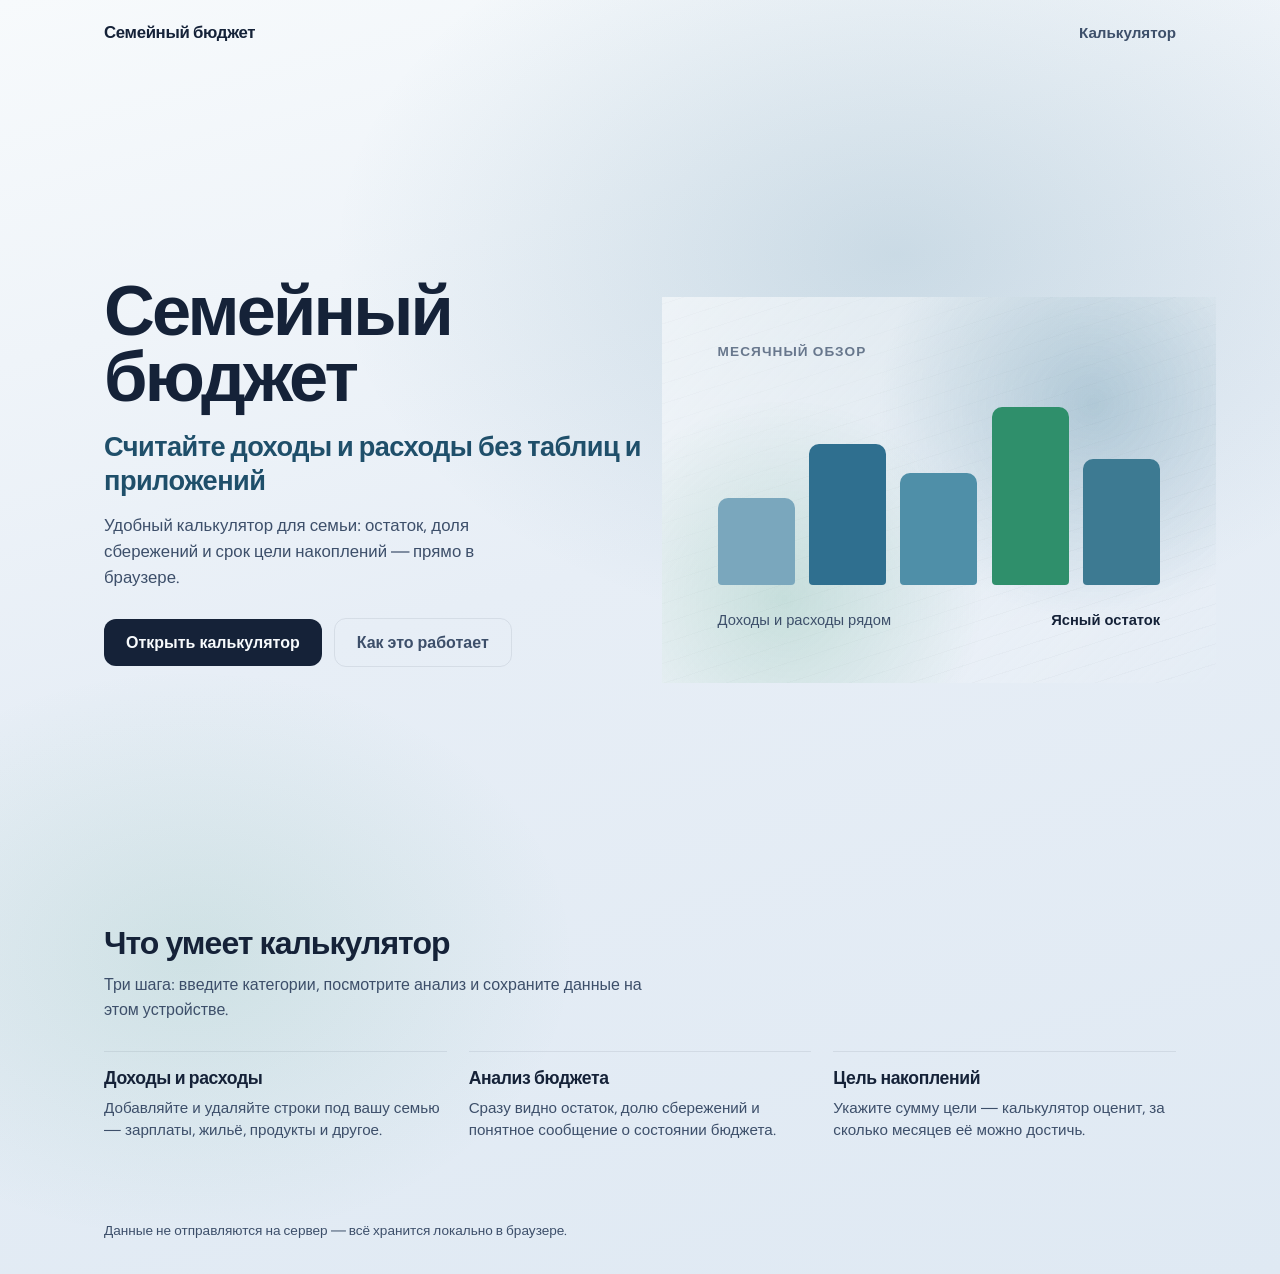
<file: index.html>
<!DOCTYPE html>
<html lang="ru">
<head>
    <meta charset="UTF-8">
    <meta name="viewport" content="width=device-width, initial-scale=1.0">
    <meta name="description" content="Семейный бюджет — простой калькулятор доходов, расходов и целей накоплений. Данные хранятся только в вашем браузере.">
    <title>Семейный бюджет</title>
    <link rel="preconnect" href="https://fonts.googleapis.com">
    <link rel="preconnect" href="https://fonts.gstatic.com" crossorigin>
    <link href="https://fonts.googleapis.com/css2?family=Figtree:wght@400;600;700&family=Syne:wght@600;700;800&display=swap" rel="stylesheet">
    <link rel="stylesheet" href="css/landing.css">
</head>
<body>
    <header class="site-header">
        <a class="logo" href="index.html">Семейный бюджет</a>
        <a class="nav-link" href="calculator.html">Калькулятор</a>
    </header>

    <main>
        <section class="hero" aria-label="Приветствие">
            <div class="hero-copy">
                <p class="brand">Семейный бюджет</p>
                <h1 class="headline">Считайте доходы и расходы без таблиц и приложений</h1>
                <p class="lead">
                    Удобный калькулятор для семьи: остаток, доля сбережений
                    и срок цели накоплений — прямо в браузере.
                </p>
                <div class="cta-group">
                    <a class="button button-primary" href="calculator.html">Открыть калькулятор</a>
                    <a class="button button-ghost" href="#how">Как это работает</a>
                </div>
            </div>

            <div class="hero-visual" aria-hidden="true">
                <div class="hero-plane">
                    <div class="balance-scene">
                        <div class="scene-label">Месячный обзор</div>
                        <div class="bars">
                            <div class="bar"></div>
                            <div class="bar"></div>
                            <div class="bar"></div>
                            <div class="bar"></div>
                            <div class="bar"></div>
                        </div>
                        <div class="scene-footer">
                            <span>Доходы и расходы рядом</span>
                            <strong>Ясный остаток</strong>
                        </div>
                    </div>
                </div>
            </div>
        </section>

        <section class="features" id="how">
            <h2>Что умеет калькулятор</h2>
            <p>
                Три шага: введите категории, посмотрите анализ и сохраните данные
                на этом устройстве.
            </p>
            <ul class="feature-list">
                <li>
                    <h3>Доходы и расходы</h3>
                    <p>Добавляйте и удаляйте строки под вашу семью — зарплаты, жильё, продукты и другое.</p>
                </li>
                <li>
                    <h3>Анализ бюджета</h3>
                    <p>Сразу видно остаток, долю сбережений и понятное сообщение о состоянии бюджета.</p>
                </li>
                <li>
                    <h3>Цель накоплений</h3>
                    <p>Укажите сумму цели — калькулятор оценит, за сколько месяцев её можно достичь.</p>
                </li>
            </ul>
        </section>
    </main>

    <footer class="site-footer">
        Данные не отправляются на сервер — всё хранится локально в браузере.
    </footer>
</body>
</html>
</file>
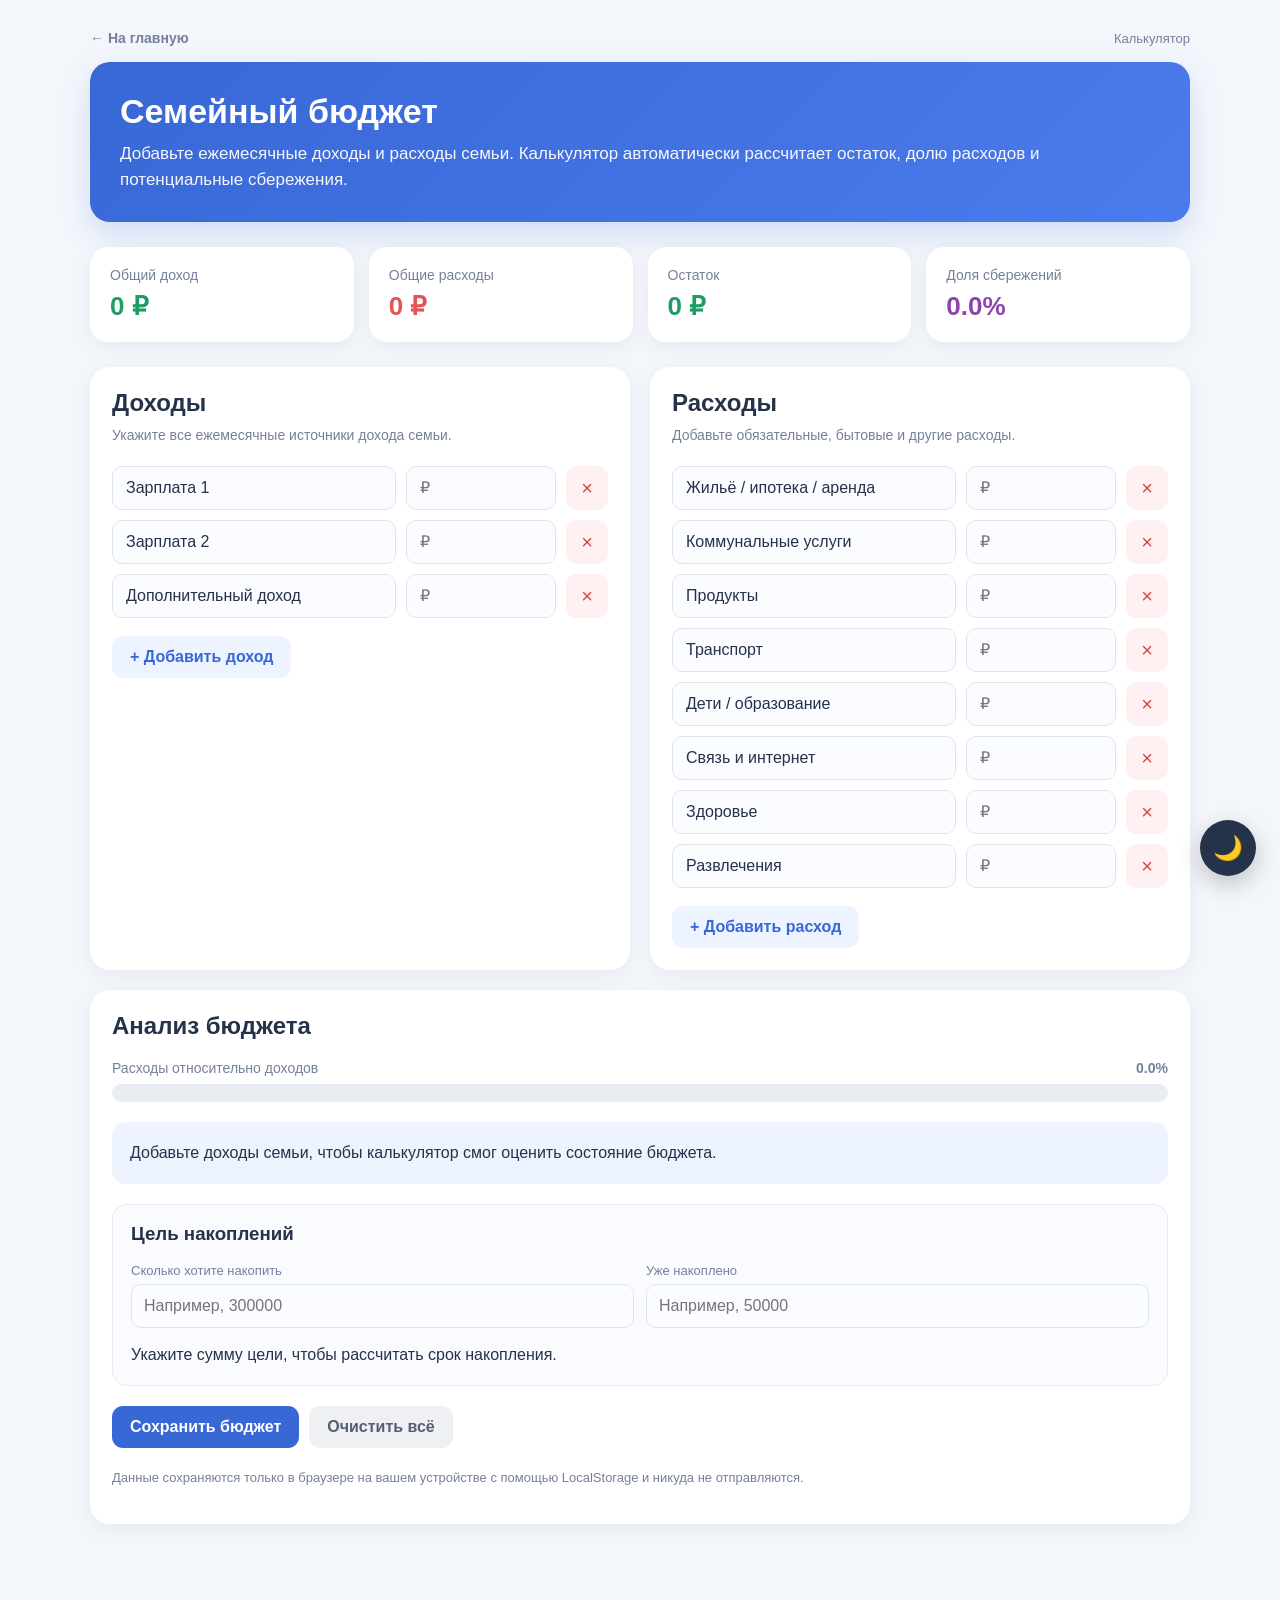
<file: calculator.html>
<!DOCTYPE html>
<html lang="ru">
<head>
    <meta charset="UTF-8">
    <meta name="viewport" content="width=device-width, initial-scale=1.0">
    <meta name="description" content="Калькулятор семейного бюджета: доходы, расходы, анализ и цели накоплений.">
    <title>Калькулятор — Семейный бюджет</title>

    <!-- Тема до отрисовки страницы, без «мигания» светлой версии -->
    <script>
        (function () {
            try {
                if (localStorage.getItem("familyBudgetTheme") === "dark") {
                    document.documentElement.classList.add("dark-theme");
                }
            } catch (error) {
                /* LocalStorage может быть недоступен — оставляем светлую тему. */
            }
        })();
    </script>

    <link rel="stylesheet" href="css/calculator.css">
</head>
<body>

<div class="container">

    <nav class="app-nav" aria-label="Навигация">
        <a class="app-nav-link" href="index.html">← На главную</a>
        <span class="app-nav-title">Калькулятор</span>
    </nav>

    <header class="header">
        <h1>Семейный бюджет</h1>
        <p>
            Добавьте ежемесячные доходы и расходы семьи.
            Калькулятор автоматически рассчитает остаток,
            долю расходов и потенциальные сбережения.
        </p>
    </header>

    <section class="summary-grid">
        <div class="summary-card">
            <span class="label">Общий доход</span>
            <span class="value income-color" id="totalIncome">0 ₽</span>
        </div>
        <div class="summary-card">
            <span class="label">Общие расходы</span>
            <span class="value expense-color" id="totalExpenses">0 ₽</span>
        </div>
        <div class="summary-card">
            <span class="label">Остаток</span>
            <span class="value balance-color" id="balance">0 ₽</span>
        </div>
        <div class="summary-card">
            <span class="label">Доля сбережений</span>
            <span class="value saving-color" id="savingPercent">0%</span>
        </div>
    </section>

    <section class="budget-grid">
        <div class="panel">
            <h2>Доходы</h2>
            <p class="panel-description">
                Укажите все ежемесячные источники дохода семьи.
            </p>
            <div id="incomeList"></div>
            <button class="button button-add" onclick="addIncomeRow()">
                + Добавить доход
            </button>
        </div>

        <div class="panel">
            <h2>Расходы</h2>
            <p class="panel-description">
                Добавьте обязательные, бытовые и другие расходы.
            </p>
            <div id="expenseList"></div>
            <button class="button button-add" onclick="addExpenseRow()">
                + Добавить расход
            </button>
        </div>
    </section>

    <section class="panel analysis-panel">
        <h2 class="analysis-title">Анализ бюджета</h2>

        <div class="progress-wrapper">
            <div class="progress-info">
                <span>Расходы относительно доходов</span>
                <strong id="expensePercentText">0%</strong>
            </div>
            <div class="progress-bar">
                <div class="progress-fill" id="expenseProgress"></div>
            </div>
        </div>

        <div class="budget-message" id="budgetMessage">
            Добавьте доходы и расходы, чтобы получить анализ бюджета.
        </div>

        <div class="goal-box">
            <h3>Цель накоплений</h3>
            <div class="goal-fields">
                <div>
                    <label for="goalAmount">Сколько хотите накопить</label>
                    <input
                        type="number"
                        id="goalAmount"
                        min="0"
                        placeholder="Например, 300000"
                        oninput="calculateBudget()"
                    >
                </div>
                <div>
                    <label for="currentSavings">Уже накоплено</label>
                    <input
                        type="number"
                        id="currentSavings"
                        min="0"
                        placeholder="Например, 50000"
                        oninput="calculateBudget()"
                    >
                </div>
            </div>
            <p id="goalResult">
                Укажите сумму цели, чтобы рассчитать срок накопления.
            </p>
        </div>

        <div class="actions">
            <button class="button button-save" onclick="saveBudget()">
                Сохранить бюджет
            </button>
            <button class="button button-clear" onclick="clearBudget()">
                Очистить всё
            </button>
        </div>

        <p class="tip">
            Данные сохраняются только в браузере на вашем устройстве
            с помощью LocalStorage и никуда не отправляются.
        </p>
    </section>

</div>

<button
    type="button"
    class="theme-toggle"
    id="themeToggle"
    aria-label="Переключить тему"
    title="Переключить тему"
>
    <span id="themeToggleIcon" aria-hidden="true">🌙</span>
</button>

<script src="js/calculator.js"></script>
</body>
</html>
</file>
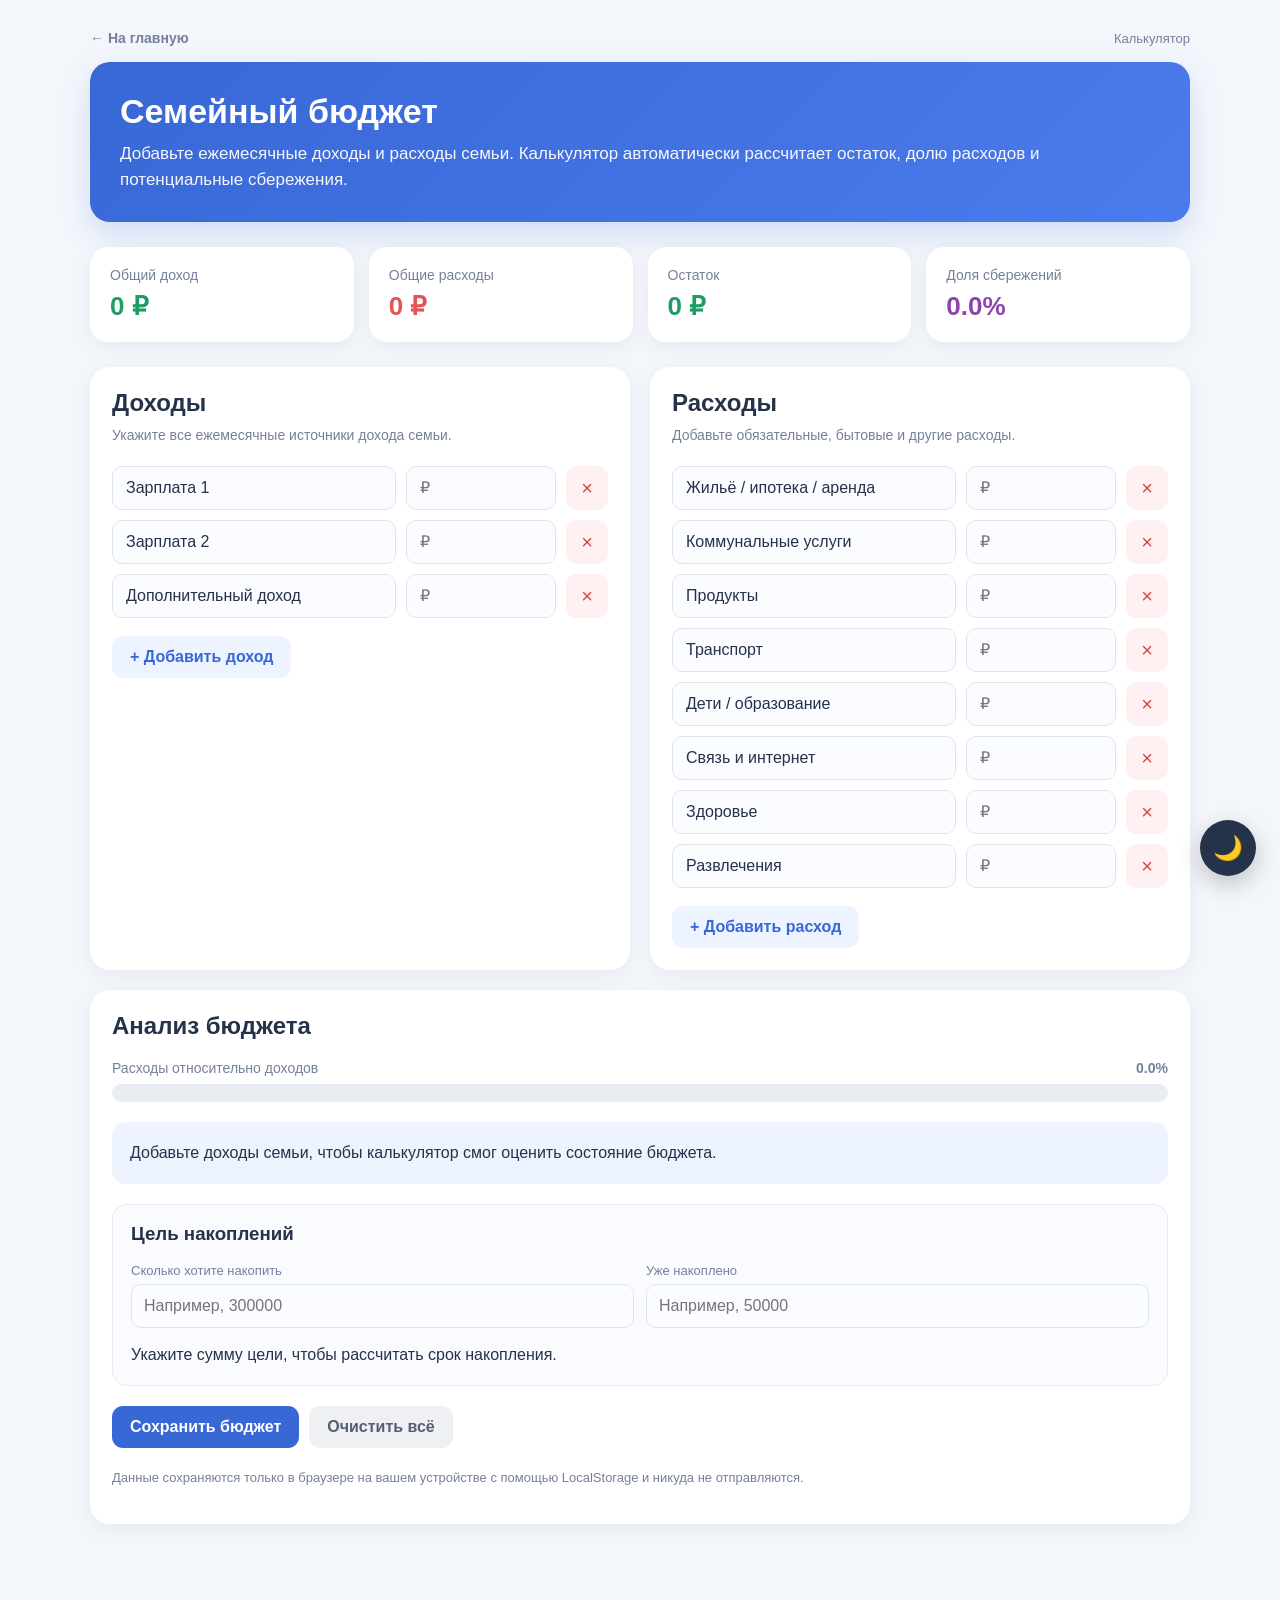
<file: Калькулятор.html>
<!DOCTYPE html>
<html lang="ru">
<head>
    <meta charset="UTF-8">
    <meta http-equiv="refresh" content="0; url=calculator.html">
    <title>Переход к калькулятору</title>
    <link rel="canonical" href="calculator.html">
    <script>location.replace("calculator.html");</script>
</head>
<body>
    <p><a href="calculator.html">Перейти к калькулятору семейного бюджета</a></p>
</body>
</html>
</file>
<file: css/landing.css>
/* Семейный бюджет — приветственный лендинг */

:root {
    --ink: #152238;
    --ink-soft: #3d4f6a;
    --mist: #e7eef6;
    --foam: #f4f8fc;
    --sea: #2f6f8f;
    --sea-deep: #1f4f6a;
    --leaf: #2f8f6b;
    --sand-line: rgba(21, 34, 56, 0.08);
    --font-display: "Syne", "Avenir Next", "Segoe UI", sans-serif;
    --font-body: "Figtree", "Segoe UI", sans-serif;
}

* {
    box-sizing: border-box;
}

html {
    scroll-behavior: smooth;
}

body {
    margin: 0;
    min-height: 100vh;
    font-family: var(--font-body);
    color: var(--ink);
    background:
        radial-gradient(ellipse 80% 55% at 70% 20%, rgba(47, 111, 143, 0.18), transparent 55%),
        radial-gradient(ellipse 60% 45% at 15% 75%, rgba(47, 143, 107, 0.12), transparent 50%),
        linear-gradient(165deg, #f7fafc 0%, var(--mist) 45%, #dfe9f3 100%);
    overflow-x: hidden;
}

a {
    color: inherit;
    text-decoration: none;
}

.site-header {
    position: absolute;
    top: 0;
    left: 0;
    right: 0;
    z-index: 5;
    display: flex;
    justify-content: space-between;
    align-items: center;
    max-width: 1120px;
    margin: 0 auto;
    padding: 22px 24px;
}

.logo {
    font-family: var(--font-display);
    font-weight: 700;
    font-size: 1.05rem;
    letter-spacing: -0.02em;
}

.nav-link {
    font-size: 0.95rem;
    font-weight: 600;
    color: var(--ink-soft);
    transition: color 0.2s ease;
}

.nav-link:hover {
    color: var(--sea-deep);
}

/* ---- Hero: одна композиция ---- */

.hero {
    position: relative;
    min-height: 100vh;
    display: grid;
    grid-template-columns: 1.05fr 0.95fr;
    align-items: center;
    gap: 32px;
    max-width: 1120px;
    margin: 0 auto;
    padding: 110px 24px 64px;
}

.hero-copy {
    position: relative;
    z-index: 2;
    max-width: 34rem;
    animation: rise-in 0.85s ease both;
}

.brand {
    margin: 0 0 18px;
    font-family: var(--font-display);
    font-size: clamp(2.6rem, 5.5vw, 4.4rem);
    font-weight: 800;
    line-height: 0.95;
    letter-spacing: -0.04em;
    color: var(--ink);
}

.headline {
    margin: 0 0 14px;
    font-family: var(--font-display);
    font-size: clamp(1.25rem, 2.4vw, 1.7rem);
    font-weight: 600;
    line-height: 1.25;
    letter-spacing: -0.02em;
    color: var(--sea-deep);
}

.lead {
    margin: 0 0 28px;
    max-width: 28rem;
    font-size: 1.05rem;
    line-height: 1.55;
    color: var(--ink-soft);
}

.cta-group {
    display: flex;
    flex-wrap: wrap;
    gap: 12px;
    align-items: center;
}

.button {
    display: inline-flex;
    align-items: center;
    justify-content: center;
    padding: 14px 22px;
    border-radius: 12px;
    font-family: var(--font-body);
    font-size: 1rem;
    font-weight: 700;
    border: none;
    cursor: pointer;
    transition: transform 0.2s ease, background 0.2s ease;
}

.button:hover {
    transform: translateY(-2px);
}

.button-primary {
    background: var(--ink);
    color: #f7fafc;
}

.button-primary:hover {
    background: var(--sea-deep);
}

.button-ghost {
    background: transparent;
    color: var(--ink-soft);
    border: 1px solid var(--sand-line);
}

.button-ghost:hover {
    background: rgba(255, 255, 255, 0.55);
}

/* ---- Визуальная плоскость героя ---- */

.hero-visual {
    position: relative;
    z-index: 1;
    min-height: 420px;
    animation: fade-slide 1s 0.15s ease both;
}

.hero-plane {
    position: absolute;
    inset: 8% -8% 0 -4%;
    border-radius: 0;
    background:
        linear-gradient(135deg, rgba(255, 255, 255, 0.55), rgba(231, 238, 246, 0.2)),
        repeating-linear-gradient(
            -18deg,
            transparent,
            transparent 18px,
            rgba(21, 34, 56, 0.03) 18px,
            rgba(21, 34, 56, 0.03) 19px
        );
    overflow: hidden;
}

.hero-plane::before {
    content: "";
    position: absolute;
    inset: 0;
    background:
        radial-gradient(circle at 78% 28%, rgba(47, 111, 143, 0.28), transparent 42%),
        radial-gradient(circle at 22% 78%, rgba(47, 143, 107, 0.2), transparent 38%);
}

.balance-scene {
    position: absolute;
    inset: 12% 10% 14%;
    display: grid;
    grid-template-rows: auto 1fr auto;
    gap: 18px;
}

.scene-label {
    font-family: var(--font-display);
    font-size: 0.85rem;
    font-weight: 700;
    letter-spacing: 0.08em;
    text-transform: uppercase;
    color: var(--ink-soft);
    opacity: 0.75;
}

.bars {
    display: flex;
    align-items: flex-end;
    gap: 14px;
    height: 100%;
    padding-bottom: 8px;
}

.bar {
    flex: 1;
    border-radius: 10px 10px 4px 4px;
    transform-origin: bottom center;
    animation: grow-bar 1.1s cubic-bezier(0.22, 1, 0.36, 1) both;
}

.bar:nth-child(1) {
    height: 42%;
    background: #7aa7bd;
    animation-delay: 0.25s;
}

.bar:nth-child(2) {
    height: 68%;
    background: var(--sea);
    animation-delay: 0.38s;
}

.bar:nth-child(3) {
    height: 54%;
    background: #4f8fa8;
    animation-delay: 0.5s;
}

.bar:nth-child(4) {
    height: 86%;
    background: var(--leaf);
    animation-delay: 0.62s;
}

.bar:nth-child(5) {
    height: 61%;
    background: #3d7a92;
    animation-delay: 0.74s;
}

.scene-footer {
    display: flex;
    justify-content: space-between;
    gap: 12px;
    font-size: 0.92rem;
    color: var(--ink-soft);
}

.scene-footer strong {
    color: var(--ink);
    font-weight: 700;
}

/* ---- Нижняя секция ---- */

.features {
    max-width: 1120px;
    margin: 0 auto;
    padding: 24px 24px 80px;
    animation: rise-in 0.8s 0.35s ease both;
}

.features h2 {
    margin: 0 0 10px;
    font-family: var(--font-display);
    font-size: clamp(1.5rem, 3vw, 2rem);
    letter-spacing: -0.03em;
}

.features > p {
    margin: 0 0 28px;
    max-width: 36rem;
    color: var(--ink-soft);
    line-height: 1.55;
}

.feature-list {
    display: grid;
    grid-template-columns: repeat(3, 1fr);
    gap: 22px;
    list-style: none;
    margin: 0;
    padding: 0;
}

.feature-list li {
    padding-top: 16px;
    border-top: 1px solid var(--sand-line);
}

.feature-list h3 {
    margin: 0 0 8px;
    font-family: var(--font-display);
    font-size: 1.1rem;
    letter-spacing: -0.02em;
}

.feature-list p {
    margin: 0;
    font-size: 0.95rem;
    line-height: 1.5;
    color: var(--ink-soft);
}

.site-footer {
    max-width: 1120px;
    margin: 0 auto;
    padding: 0 24px 36px;
    font-size: 0.85rem;
    color: var(--ink-soft);
}

@keyframes rise-in {
    from {
        opacity: 0;
        transform: translateY(18px);
    }
    to {
        opacity: 1;
        transform: translateY(0);
    }
}

@keyframes fade-slide {
    from {
        opacity: 0;
        transform: translateX(24px);
    }
    to {
        opacity: 1;
        transform: translateX(0);
    }
}

@keyframes grow-bar {
    from {
        transform: scaleY(0.15);
        opacity: 0.4;
    }
    to {
        transform: scaleY(1);
        opacity: 1;
    }
}

@media (max-width: 900px) {
    .hero {
        grid-template-columns: 1fr;
        min-height: auto;
        padding-top: 100px;
        padding-bottom: 40px;
    }

    .hero-visual {
        min-height: 300px;
        order: -1;
    }

    .hero-plane {
        inset: 0;
        border-radius: 18px;
    }

    .feature-list {
        grid-template-columns: 1fr;
    }
}

@media (max-width: 560px) {
    .brand {
        font-size: 2.4rem;
    }

    .cta-group {
        flex-direction: column;
        align-items: stretch;
    }

    .button {
        width: 100%;
    }
}
</file>
<file: css/calculator.css>
﻿/* =========================================================
           1. ОСНОВНЫЕ НАСТРОЙКИ И ЦВЕТА ТЕМ
           =========================================================

           Светлая тема — значения по умолчанию в :root.
           Тёмная тема — те же переменные переопределяются
           у html.dark-theme.
        */

        :root {
            color-scheme: light;
            --page-bg: #f3f6fb;
            --page-text: #24324a;
            --card-bg: #ffffff;
            --card-shadow: 0 5px 20px rgba(0, 0, 0, 0.06);
            --muted-text: #75809a;
            --border-color: #dfe4ec;
            --input-bg: #fbfcff;
            --input-focus-bg: #ffffff;
            --add-button-bg: #edf3ff;
            --add-button-text: #3867d6;
            --clear-button-bg: #eef0f4;
            --clear-button-text: #555e70;
            --delete-button-bg: #fff1f1;
            --delete-button-hover: #ffdede;
            --delete-button-text: #d94747;
            --progress-track: #e8ecf3;
            --goal-bg: #fafbfe;
            --goal-border: #e6eaf0;
            --message-bg: #edf3ff;
            --message-good-bg: #eafaf1;
            --message-good-text: #176a42;
            --message-warning-bg: #fff7dd;
            --message-warning-text: #856404;
            --message-danger-bg: #fff0f0;
            --message-danger-text: #a33333;
            --theme-button-bg: #24324a;
            --theme-button-text: #ffffff;
        }

        html.dark-theme {
            color-scheme: dark;
            --page-bg: #121826;
            --page-text: #e8eef8;
            --card-bg: #1c2436;
            --card-shadow: 0 8px 24px rgba(0, 0, 0, 0.35);
            --muted-text: #9aa6bd;
            --border-color: #2d3a52;
            --input-bg: #151c2b;
            --input-focus-bg: #1a2334;
            --add-button-bg: #243352;
            --add-button-text: #8bb4ff;
            --clear-button-bg: #2a3346;
            --clear-button-text: #c5cddd;
            --delete-button-bg: #3a2428;
            --delete-button-hover: #4a2c31;
            --delete-button-text: #ff8a8a;
            --progress-track: #2a3348;
            --goal-bg: #171e2e;
            --goal-border: #2d3a52;
            --message-bg: #243352;
            --message-good-bg: #163528;
            --message-good-text: #7ddea8;
            --message-warning-bg: #3a3118;
            --message-warning-text: #f0d48a;
            --message-danger-bg: #3a2226;
            --message-danger-text: #ff9a9a;
            --theme-button-bg: #edf3ff;
            --theme-button-text: #24324a;
        }

        * {
            box-sizing: border-box;
        }

        body {
            margin: 0;
            padding: 30px 15px 90px;
            font-family: Arial, Helvetica, sans-serif;
            background: var(--page-bg);
            color: var(--page-text);
            transition: background 0.25s ease, color 0.25s ease;
        }

        button,
        input {
            font: inherit;
        }

        .container {
            max-width: 1100px;
            margin: 0 auto;
        }

        .app-nav {
            display: flex;
            align-items: center;
            justify-content: space-between;
            gap: 12px;
            margin-bottom: 16px;
        }

        .app-nav-link {
            color: var(--muted-text);
            text-decoration: none;
            font-size: 14px;
            font-weight: 600;
            transition: color 0.2s ease;
        }

        .app-nav-link:hover {
            color: #3867d6;
        }

        .app-nav-title {
            color: var(--muted-text);
            font-size: 13px;
        }

        /* =========================================================
           2. ЗАГОЛОВОК
           ========================================================= */

        .header {
            margin-bottom: 25px;
            padding: 30px;
            background: linear-gradient(135deg, #3867d6, #4b7bec);
            color: white;
            border-radius: 20px;
            box-shadow: 0 12px 30px rgba(56, 103, 214, 0.18);
        }

        .header h1 {
            margin: 0 0 10px;
            font-size: 34px;
        }

        .header p {
            margin: 0;
            font-size: 17px;
            line-height: 1.5;
            opacity: 0.95;
        }

        /* =========================================================
           3. КАРТОЧКИ ОБЩЕЙ СВОДКИ
           ========================================================= */

        .summary-grid {
            display: grid;
            grid-template-columns: repeat(4, 1fr);
            gap: 15px;
            margin-bottom: 25px;
        }

        .summary-card {
            background: var(--card-bg);
            padding: 20px;
            border-radius: 18px;
            box-shadow: var(--card-shadow);
        }

        .summary-card .label {
            display: block;
            margin-bottom: 8px;
            color: var(--muted-text);
            font-size: 14px;
        }

        .summary-card .value {
            font-size: 26px;
            font-weight: 700;
        }

        .income-color {
            color: #1e9e63;
        }

        .expense-color {
            color: #e25555;
        }

        .balance-color {
            color: #3867d6;
        }

        .saving-color {
            color: #8e44ad;
        }

        /* =========================================================
           4. ОСНОВНАЯ СЕТКА
           ========================================================= */

        .budget-grid {
            display: grid;
            grid-template-columns: 1fr 1fr;
            gap: 20px;
        }

        .panel {
            background: var(--card-bg);
            border-radius: 20px;
            padding: 22px;
            box-shadow: var(--card-shadow);
        }

        .panel h2 {
            margin-top: 0;
            margin-bottom: 8px;
            font-size: 24px;
        }

        .panel-description {
            margin-top: 0;
            margin-bottom: 20px;
            color: var(--muted-text);
            font-size: 14px;
            line-height: 1.5;
        }

        /* =========================================================
           5. СТРОКИ ДОХОДОВ И РАСХОДОВ
           ========================================================= */

        .budget-row {
            display: grid;
            grid-template-columns: minmax(120px, 1fr) 150px 42px;
            gap: 10px;
            margin-bottom: 10px;
        }

        .budget-row input {
            width: 100%;
            padding: 12px 13px;
            border: 1px solid var(--border-color);
            border-radius: 10px;
            background: var(--input-bg);
            color: var(--page-text);
            outline: none;
            transition: 0.2s;
        }

        .budget-row input:focus {
            border-color: #4b7bec;
            background: var(--input-focus-bg);
            box-shadow: 0 0 0 3px rgba(75, 123, 236, 0.1);
        }

        .delete-button {
            border: none;
            border-radius: 10px;
            background: var(--delete-button-bg);
            color: var(--delete-button-text);
            cursor: pointer;
            font-size: 20px;
            transition: 0.2s;
        }

        .delete-button:hover {
            background: var(--delete-button-hover);
        }

        /* =========================================================
           6. КНОПКИ
           ========================================================= */

        .button {
            display: inline-block;
            border: none;
            border-radius: 11px;
            padding: 12px 18px;
            font-weight: 700;
            cursor: pointer;
            transition: 0.2s;
        }

        .button:hover {
            transform: translateY(-1px);
        }

        .button-add {
            margin-top: 8px;
            background: var(--add-button-bg);
            color: var(--add-button-text);
        }

        .button-save {
            background: #3867d6;
            color: white;
        }

        .button-clear {
            background: var(--clear-button-bg);
            color: var(--clear-button-text);
        }

        /* =========================================================
           7. АНАЛИЗ БЮДЖЕТА
           ========================================================= */

        .analysis-panel {
            margin-top: 20px;
        }

        .analysis-title {
            margin-top: 0;
            font-size: 24px;
        }

        .progress-wrapper {
            margin-top: 20px;
        }

        .progress-info {
            display: flex;
            justify-content: space-between;
            gap: 15px;
            margin-bottom: 8px;
            font-size: 14px;
            color: var(--muted-text);
        }

        .progress-bar {
            width: 100%;
            height: 18px;
            background: var(--progress-track);
            border-radius: 50px;
            overflow: hidden;
        }

        .progress-fill {
            width: 0%;
            height: 100%;
            background: linear-gradient(90deg, #2ecc71, #f1c40f, #e74c3c);
            border-radius: 50px;
            transition: width 0.4s ease;
        }

        /* =========================================================
           8. СООБЩЕНИЕ О СОСТОЯНИИ БЮДЖЕТА
           ========================================================= */

        .budget-message {
            margin-top: 20px;
            padding: 18px;
            border-radius: 14px;
            background: var(--message-bg);
            line-height: 1.6;
        }

        .budget-message.good {
            background: var(--message-good-bg);
            color: var(--message-good-text);
        }

        .budget-message.warning {
            background: var(--message-warning-bg);
            color: var(--message-warning-text);
        }

        .budget-message.danger {
            background: var(--message-danger-bg);
            color: var(--message-danger-text);
        }

        /* =========================================================
           9. ЦЕЛЬ НАКОПЛЕНИЙ
           ========================================================= */

        .goal-box {
            margin-top: 20px;
            padding: 18px;
            border: 1px solid var(--goal-border);
            border-radius: 15px;
            background: var(--goal-bg);
        }

        .goal-box h3 {
            margin-top: 0;
        }

        .goal-fields {
            display: grid;
            grid-template-columns: 1fr 1fr;
            gap: 12px;
        }

        .goal-fields label {
            display: block;
            margin-bottom: 6px;
            font-size: 13px;
            color: var(--muted-text);
        }

        .goal-fields input {
            width: 100%;
            padding: 12px;
            border: 1px solid var(--border-color);
            border-radius: 10px;
            background: var(--input-bg);
            color: var(--page-text);
        }

        #goalResult {
            margin: 15px 0 0;
            line-height: 1.5;
        }

        /* =========================================================
           10. НИЖНИЕ КНОПКИ
           ========================================================= */

        .actions {
            display: flex;
            flex-wrap: wrap;
            gap: 10px;
            margin-top: 20px;
        }

        /* =========================================================
           11. ПОДСКАЗКА
           ========================================================= */

        .tip {
            margin-top: 20px;
            font-size: 13px;
            color: var(--muted-text);
            line-height: 1.6;
        }

        /* =========================================================
           11.1. КНОПКА ПЕРЕКЛЮЧЕНИЯ ТЕМЫ
           =========================================================

           Фиксируется в правом нижнем углу экрана
           и остаётся видимой при прокрутке страницы.
        */

        .theme-toggle {
            position: fixed;
            right: 24px;
            bottom: 24px;
            z-index: 1000;
            width: 56px;
            height: 56px;
            border: none;
            border-radius: 50%;
            background: var(--theme-button-bg);
            color: var(--theme-button-text);
            cursor: pointer;
            box-shadow: 0 8px 24px rgba(0, 0, 0, 0.22);
            font-size: 24px;
            line-height: 1;
            transition: transform 0.2s ease, background 0.25s ease;
        }

        .theme-toggle:hover {
            transform: translateY(-2px) scale(1.04);
        }

        .theme-toggle:focus {
            outline: none;
            box-shadow: 0 0 0 3px rgba(75, 123, 236, 0.35);
        }

        /* =========================================================
           12. АДАПТАЦИЯ ДЛЯ ПЛАНШЕТА И ТЕЛЕФОНА
           ========================================================= */

        @media (max-width: 850px) {
            .summary-grid {
                grid-template-columns: repeat(2, 1fr);
            }

            .budget-grid {
                grid-template-columns: 1fr;
            }
        }

        @media (max-width: 550px) {
            body {
                padding: 15px 10px 90px;
            }

            .header {
                padding: 22px;
            }

            .header h1 {
                font-size: 27px;
            }

            .summary-grid {
                grid-template-columns: 1fr;
            }

            .budget-row {
                grid-template-columns: 1fr 110px 40px;
            }

            .goal-fields {
                grid-template-columns: 1fr;
            }

            .summary-card .value {
                font-size: 23px;
            }
        }
</file>
